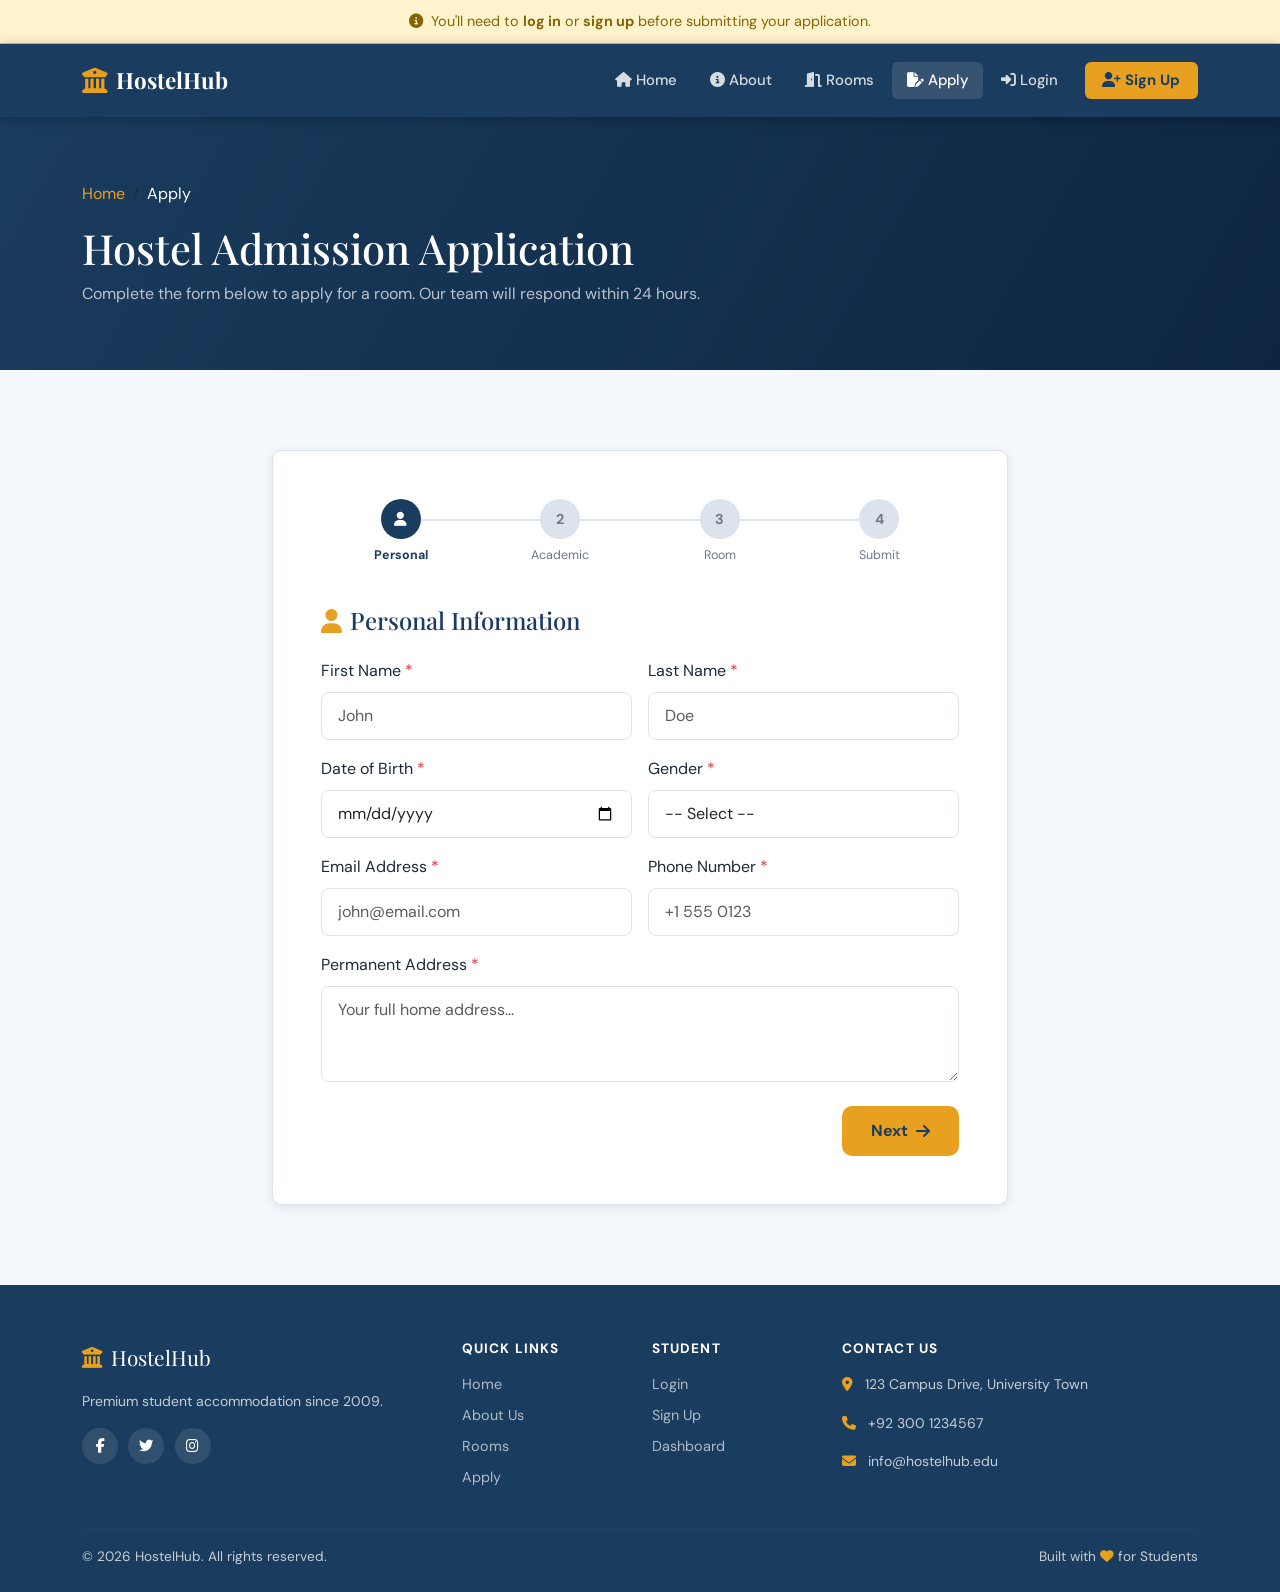
<file: final_project/static/pages/admission.html>
<!DOCTYPE html>
<html lang="en">
<head>

  <!-- ---------- Meta Tags ---------- -->
  <meta charset="UTF-8" />
  <meta name="viewport" content="width=device-width, initial-scale=1.0" />
  <meta http-equiv="X-UA-Compatible" content="IE=Edge">
  <!-- -------x-- Meta Tags --x------- -->
  
  <title>HostelHub – Admission / Apply</title>
  
  <!-- ---------- Bootstrap CSS ------ -->
  <link rel="stylesheet" href="https://cdnjs.cloudflare.com/ajax/libs/bootstrap/5.3.3/css/bootstrap.min.css" />
  <!-- -------x-- Bootstrap CSS --x--- -->
  
  <!-- ---------- Fontawesome -------- -->
  <link rel="stylesheet" href="https://cdnjs.cloudflare.com/ajax/libs/font-awesome/6.5.1/css/all.min.css" />
  <!-- -------x-- Fontawesome --x----- -->
  
  <!-- ---------- Google Fonts ------- -->
  <link rel="stylesheet" href="https://fonts.googleapis.com/css2?family=Playfair+Display:wght@600;700&family=DM+Sans:wght@400;500;700&display=swap" />
  <!-- -------x-- Google Fonts --x---- -->
  
  <!-- ---------- Custom CSS --------- -->
  <link rel="stylesheet" href="../css/style.css" />
  <!-- -------x-- Custom CSS --x------ -->
  <style>
    .step-indicator { display: flex; gap: 0; margin-bottom: 2.5rem; }
    .step { flex: 1; text-align: center; position: relative; }
    .step-circle {
      width: 40px; height: 40px; border-radius: 50%; background: var(--border);
      color: var(--text-muted); font-weight: 700; font-size: .9rem;
      display: flex; align-items: center; justify-content: center;
      margin: 0 auto .4rem; z-index: 1; position: relative;
    }
    .step.active .step-circle  { background: var(--primary); color: white; }
    .step.done   .step-circle  { background: #0d7a4e; color: white; }
    .step::after {
      content: ''; position: absolute; top: 20px; left: 50%;
      width: 100%; height: 2px; background: var(--border); z-index: 0;
    }
    .step:last-child::after { display: none; }
    .step-label { font-size: .78rem; color: var(--text-muted); }
    .step.active .step-label { color: var(--primary); font-weight: 700; }
    .form-section { display: none; }
    .form-section.show { display: block; }
  </style>
</head>
<body>

  <!-- ---------- Navbar ---------- -->
  <nav class="navbar navbar-expand-lg">
    <div class="container">
      <a class="navbar-brand" href="../index.html"><i class="fas fa-building-columns"></i> HostelHub</a>
      <button class="navbar-toggler" type="button" data-bs-toggle="collapse" data-bs-target="#mainNav">
        <span class="navbar-toggler-icon"></span>
      </button>
      <div class="collapse navbar-collapse" id="mainNav">
        <ul class="navbar-nav ms-auto align-items-center gap-1">
          <li class="nav-item"><a class="nav-link" href="../index.html"><i class="fas fa-house me-1"></i>Home</a></li>
          <li class="nav-item"><a class="nav-link" href="about.html"><i class="fas fa-circle-info me-1"></i>About</a></li>
          <li class="nav-item"><a class="nav-link" href="rooms.html"><i class="fas fa-door-open me-1"></i>Rooms</a></li>
          <li class="nav-item"><a class="nav-link active" href="admission.html"><i class="fas fa-file-pen me-1"></i>Apply</a></li>
          <li class="nav-item"><a class="nav-link" href="login.html"><i class="fas fa-right-to-bracket me-1"></i>Login</a></li>
          <li class="nav-item"><a class="nav-link btn-nav-cta ms-2" href="signup.html"><i class="fas fa-user-plus me-1"></i>Sign Up</a></li>
        </ul>
      </div>
    </div>
  </nav>
  <!-- -------x-- Navbar --x------- -->
  
  <!-- ---------- Page Banner ---------- -->
  <section class="page-banner">
    <div class="container">
      <nav aria-label="breadcrumb">
        <ol class="breadcrumb mb-3">
          <li class="breadcrumb-item"><a href="../index.html" style="color:var(--accent);">Home</a></li>
          <li class="breadcrumb-item active text-white">Apply</li>
        </ol>
      </nav>
      <h1 class="fade-up">Hostel Admission Application</h1>
      <p class="fade-up">Complete the form below to apply for a room. Our team will respond within 24 hours.</p>
    </div>
  </section>
  <!-- -------x-- Page Banner --x------- -->

  <!-- ---------- Application Form ---------- -->
  <section class="section-pad bg-light-custom">
    <div class="container">
      <div class="row justify-content-center">
        <div class="col-lg-8">
          <div class="card-custom p-4 p-md-5">
            <div class="step-indicator">
              <div class="step done" id="stepInd1"><div class="step-circle"><i class="fas fa-user"></i></div><div class="step-label">Personal</div></div>
              <div class="step active" id="stepInd2"><div class="step-circle">2</div><div class="step-label">Academic</div></div>
              <div class="step" id="stepInd3"><div class="step-circle">3</div><div class="step-label">Room</div></div>
              <div class="step" id="stepInd4"><div class="step-circle">4</div><div class="step-label">Submit</div></div>
            </div>

            <form class="needs-validate" novalidate id="admissionForm">
              <div class="form-section show" id="step1">
                <h4 class="mb-4 text-primary-custom"><i class="fas fa-user me-2 text-accent"></i>Personal Information</h4>
                <div class="row g-3">
                  <div class="col-md-6">
                    <label class="form-label fw-600">First Name <span class="text-danger">*</span></label>
                    <input type="text" class="form-control form-control-custom" id="admFirstName" placeholder="John" required />
                  </div>
                  <div class="col-md-6">
                    <label class="form-label fw-600">Last Name <span class="text-danger">*</span></label>
                    <input type="text" class="form-control form-control-custom" id="admLastName" placeholder="Doe" required />
                  </div>
                  <div class="col-md-6">
                    <label class="form-label fw-600">Date of Birth <span class="text-danger">*</span></label>
                    <input type="date" class="form-control form-control-custom" required />
                  </div>
                  <div class="col-md-6">
                    <label class="form-label fw-600">Gender <span class="text-danger">*</span></label>
                    <select class="form-control form-control-custom" required>
                      <option value="">-- Select --</option>
                      <option>Male</option>
                      <option>Female</option>
                      <option>Other</option>
                    </select>
                  </div>
                  <div class="col-md-6">
                    <label class="form-label fw-600">Email Address <span class="text-danger">*</span></label>
                    <input type="email" class="form-control form-control-custom" id="admEmail" placeholder="john@email.com" required />
                  </div>
                  <div class="col-md-6">
                    <label class="form-label fw-600">Phone Number <span class="text-danger">*</span></label>
                    <input type="tel" class="form-control form-control-custom" id="admPhone" placeholder="+1 555 0123" required />
                  </div>
                  <div class="col-12">
                    <label class="form-label fw-600">Permanent Address <span class="text-danger">*</span></label>
                    <textarea class="form-control form-control-custom" id="admAddress" rows="3" placeholder="Your full home address..." required></textarea>
                  </div>
                </div>
                <div class="d-flex justify-content-end mt-4">
                  <button type="button" class="btn-primary-custom" onclick="showStep(2)">Next <i class="fas fa-arrow-right"></i></button>
                </div>
              </div>
              <div class="form-section" id="step2">
                <h4 class="mb-4 text-primary-custom"><i class="fas fa-graduation-cap me-2 text-accent"></i>Academic Information</h4>
                <div class="row g-3">
                  <div class="col-md-6">
                    <label class="form-label fw-600">Student ID / Roll No. <span class="text-danger">*</span></label>
                    <input type="text" class="form-control form-control-custom" id="admStudentId" placeholder="CS-2024-0042" required />
                  </div>
                  <div class="col-md-6">
                    <label class="form-label fw-600">Department / Faculty</label>
                    <input type="text" class="form-control form-control-custom" placeholder="Computer Science" />
                  </div>
                  <div class="col-md-6">
                    <label class="form-label fw-600">Year of Study</label>
                    <select class="form-control form-control-custom">
                      <option value="">-- Select --</option>
                      <option>Year 1</option>
                      <option>Year 2</option>
                      <option>Year 3</option>
                      <option>Year 4</option>
                      <option>Postgraduate</option>
                    </select>
                  </div>
                  <div class="col-md-6">
                    <label class="form-label fw-600">Expected Duration</label>
                    <select class="form-control form-control-custom">
                      <option value="">-- Select --</option>
                      <option>1 Semester</option>
                      <option>1 Academic Year</option>
                      <option>2 Academic Years</option>
                      <option>Full Course</option>
                    </select>
                  </div>
                  <div class="col-12">
                    <label class="form-label fw-600">Emergency Contact Name & Phone</label>
                    <input type="text" class="form-control form-control-custom" id="admEmergency" placeholder="Parent / Guardian – +1 555 9999" />
                  </div>
                </div>
                <div class="d-flex justify-content-between mt-4">
                  <button type="button" class="btn btn-outline-secondary" onclick="showStep(1)"><i class="fas fa-arrow-left"></i> Back</button>
                  <button type="button" class="btn-primary-custom" onclick="showStep(3)">Next <i class="fas fa-arrow-right"></i></button>
                </div>
              </div>
              <div class="form-section" id="step3">
                <h4 class="mb-4 text-primary-custom"><i class="fas fa-door-open me-2 text-accent"></i>Room Preference</h4>
                <div class="row g-3">
                  <div class="col-md-6">
                    <label class="form-label fw-600">Room Type</label>
                    <select class="form-control form-control-custom">
                      <option value="">-- Select --</option>
                      <option>Single Room</option>
                      <option>Double Room</option>
                      <option>Triple Room</option>
                      <option>Dormitory (6-bed)</option>
                    </select>
                  </div>
                  <div class="col-md-6">
                    <label class="form-label fw-600">Preferred Floor</label>
                    <select class="form-control form-control-custom">
                      <option value="">No Preference</option>
                      <option>Ground Floor</option>
                      <option>1st Floor</option>
                      <option>2nd Floor</option>
                      <option>3rd Floor</option>
                    </select>
                  </div>
                  <div class="col-md-6">
                    <label class="form-label fw-600">Check-in Date</label>
                    <input type="date" class="form-control form-control-custom" />
                  </div>
                  <div class="col-md-6">
                    <label class="form-label fw-600">Meal Plan</label>
                    <select class="form-control form-control-custom">
                      <option>No Meal Plan</option>
                      <option>Breakfast Only</option>
                      <option>Breakfast + Dinner</option>
                      <option>Full Board (3 Meals)</option>
                    </select>
                  </div>
                  <div class="col-12">
                    <label class="form-label fw-600">Special Requirements / Notes</label>
                    <textarea class="form-control form-control-custom" rows="3" placeholder="Any dietary restrictions, accessibility needs, etc."></textarea>
                  </div>
                  <div class="col-12">
                    <label class="form-label fw-600">Upload Photo ID</label>
                    <input type="file" class="form-control form-control-custom" accept=".pdf,.jpg,.png" />
                    <small class="text-muted">PDF, JPG or PNG – max 2MB</small>
                  </div>
                </div>
                <div class="d-flex justify-content-between mt-4">
                  <button type="button" class="btn btn-outline-secondary" onclick="showStep(2)"><i class="fas fa-arrow-left"></i> Back</button>
                  <button type="button" class="btn-primary-custom" onclick="showStep(4)">Review <i class="fas fa-eye"></i></button>
                </div>
              </div>
              <div class="form-section" id="step4">
                <h4 class="mb-4 text-primary-custom"><i class="fas fa-paper-plane me-2 text-accent"></i>Review & Submit</h4>
                <div class="alert alert-info border-0" style="background:rgba(26,60,94,.07);border-left:4px solid var(--primary) !important;">
                  <i class="fas fa-info-circle me-2"></i> Please review your information before submitting. Our team will contact you within <strong>24 hours</strong> to confirm your application.
                </div>
                <div class="mb-3">
                  <div class="form-check">
                    <input class="form-check-input" type="checkbox" id="agreeTerms" required />
                    <label class="form-check-label small" for="agreeTerms">
                      I agree to the <a href="#" class="text-accent">Terms & Conditions</a> and <a href="#" class="text-accent">Hostel Rules</a>.
                    </label>
                  </div>
                  <div class="form-check mt-2">
                    <input class="form-check-input" type="checkbox" id="agreePayment" required />
                    <label class="form-check-label small" for="agreePayment">
                      I understand a 1-month security deposit is required upon confirmation.
                    </label>
                  </div>
                </div>
                <div class="d-flex justify-content-between mt-4">
                  <button type="button" class="btn btn-outline-secondary" onclick="showStep(3)"><i class="fas fa-arrow-left"></i> Back</button>
                  <button type="submit" id="admSubmitBtn" class="btn-primary-custom pulse"><i class="fas fa-paper-plane"></i> Submit Application</button>
                </div>
              </div>

            </form>
          </div>
        </div>
      </div>
    </div>
  </section>
  <!-- -------x-- Application Form --x------- -->

  <!-- ---------- Footer ------------- -->
  <footer class="footer">
    <div class="container">
      <div class="row g-4">
        <div class="col-lg-4">
          <div class="footer-brand mb-3"><i class="fas fa-building-columns"></i> HostelHub</div>
          <p class="small">Premium student accommodation since 2009.</p>
          <div class="social-icons mt-3">
            <a href="#"><i class="fab fa-facebook-f"></i></a>
            <a href="#"><i class="fab fa-twitter"></i></a>
            <a href="#"><i class="fab fa-instagram"></i></a>
          </div>
        </div>
        <div class="col-6 col-lg-2">
          <h6>Quick Links</h6>
          <a href="../index.html">Home</a>
          <a href="about.html">About Us</a>
          <a href="rooms.html">Rooms</a>
          <a href="admission.html">Apply</a>
        </div>
        <div class="col-6 col-lg-2">
          <h6>Student</h6>
          <a href="login.html">Login</a>
          <a href="signup.html">Sign Up</a>
          <a href="dashboard.html">Dashboard</a>
        </div>
        <div class="col-lg-4">
          <h6>Contact Us</h6>
          <p class="small"><i class="fas fa-location-dot me-2 text-accent"></i> 123 Campus Drive, University Town</p>
          <p class="small"><i class="fas fa-phone me-2 text-accent"></i> +92 300 1234567 </p>
          <p class="small"><i class="fas fa-envelope me-2 text-accent"></i> info@hostelhub.edu</p>
        </div>
      </div>
      <hr class="footer-divider" />
      <div class="footer-bottom d-flex justify-content-between flex-wrap gap-2">
        <span>&copy; 2026 HostelHub. All rights reserved.</span>
        <span>Built with <i class="fas fa-heart text-accent"></i> for Students</span>
      </div>
    </div>
  </footer>
  <!-- -------x-- Footer --x---------- -->
  
  <!-- ---------- Bootstrap JS ------- -->
  <script src="https://cdnjs.cloudflare.com/ajax/libs/bootstrap/5.3.3/js/bootstrap.bundle.min.js">
  </script>
  <!-- -------x-- Bootstrap JS --x---- -->
  
  <!-- ---------- Custom JS ---------- -->
  <script src="../js/main.js"></script>
  <script>
      <!--
    function showStep(n) {
      document.querySelectorAll('.form-section').forEach(s => s.classList.remove('show'));
      document.getElementById('step' + n).classList.add('show');
      for (let i = 1; i <= 4; i++) {
        const ind = document.getElementById('stepInd' + i);
        ind.classList.remove('active', 'done');
        if (i < n)  ind.classList.add('done');
        if (i === n) ind.classList.add('active');
      }
      window.scrollTo({ top: 0, behavior: 'smooth' });
    }
    showStep(1);
    -->
  </script>



<script>
    

  function showStep(n) {
    document.querySelectorAll('.form-section').forEach(s => s.classList.remove('show'));
    document.getElementById('step' + n).classList.add('show');
    for (let i = 1; i <= 4; i++) {
      const ind = document.getElementById('stepInd' + i);
      ind.classList.remove('active', 'done');
      if (i < n)  ind.classList.add('done');
      if (i === n) ind.classList.add('active');
    }
    window.scrollTo({ top: 0, behavior: 'smooth' });
  }
  showStep(1);


const originalShowStep = showStep;
   window.showStep = function(targetStep) {
      let currentStep = null;
       if (document.getElementById('step1').classList.contains('show')) { currentStep = 1; }
    else if (document.getElementById('step2').classList.contains('show')) { currentStep = 2; }
    else if (document.getElementById('step3').classList.contains('show')) { currentStep = 3; }
    else if (document.getElementById('step4').classList.contains('show')) { currentStep = 4; }

    if (targetStep > currentStep) {
      const currentStepElement = document.getElementById('step' + currentStep);
      const requiredFields = currentStepElement.querySelectorAll('[required]');
      
      let firstEmptyField = null;
      requiredFields.forEach(function(field) {
        field.classList.remove('is-invalid');

        let isEmpty = false;

        if (field.tagName === 'SELECT') {
          isEmpty = field.value === '';

        } else if (field.type === 'checkbox') {
          isEmpty = field.checked === false;

        } else {
          isEmpty = field.value.trim() === '';
        }

        if (isEmpty) {
          field.classList.add('is-invalid');


          if (firstEmptyField === null) {
            firstEmptyField = field;
          }
        }

      });

      if (firstEmptyField !== null) {
        firstEmptyField.scrollIntoView({ behavior: 'smooth', block: 'center' });
        firstEmptyField.focus();
        return;
      }

    }

    originalShowStep(targetStep);

  };
 document.getElementById('admissionForm').addEventListener('input', function(event) {
    event.target.classList.remove('is-invalid');
  });

  document.getElementById('admissionForm').addEventListener('change', function(event) {
    event.target.classList.remove('is-invalid');
  });

</script>
  <!-- -------x-- Custom JS --x------- -->
  

  <script src="../js/api.js"></script>
  <script>
    // Show a soft banner if not logged in — do NOT redirect, let them fill the form freely
    if (!API.isLoggedIn()) {
      const banner = document.createElement('div');
      banner.style.cssText = 'background:#fff3cd;color:#856404;padding:10px 20px;text-align:center;font-size:.9rem;border-bottom:1px solid #ffc107;';
      banner.innerHTML = '<i class="fas fa-info-circle me-2"></i>You\'ll need to <a href="login.html" style="color:#856404;font-weight:700;">log in</a> or <a href="signup.html" style="color:#856404;font-weight:700;">sign up</a> before submitting your application.';
      document.body.insertBefore(banner, document.body.firstChild);
    }

    document.getElementById('admissionForm').addEventListener('submit', async function(e) {
      e.preventDefault();

      // Only check login at submit time — no surprise redirects
      if (!API.isLoggedIn()) {
        API.toast('Please log in or sign up first, then come back to submit.', 'warning');
        setTimeout(() => window.location.href = 'login.html', 2000);
        return;
      }

      const full_name = (document.getElementById('admFirstName').value.trim() + ' ' +
                         document.getElementById('admLastName').value.trim()).trim();
      const phone     = document.getElementById('admPhone').value.trim();
      const address   = document.getElementById('admAddress') ? document.getElementById('admAddress').value.trim() : '';
      const emergency = document.getElementById('admEmergency') ? document.getElementById('admEmergency').value.trim() : '';

      if (!full_name || !phone) { API.toast('Name and phone are required', 'error'); return; }

      const btn = document.getElementById('admSubmitBtn');
      btn.disabled = true;
      btn.innerHTML = '<i class="fas fa-spinner fa-spin"></i> Submitting...';

      const r = await API.registerStudent({ full_name, phone, address, emergency_contact: emergency });

      if (r.ok) {
        btn.innerHTML = '<i class="fas fa-check"></i> Submitted!';
        API.toast('Application submitted! Awaiting admin approval.');
        setTimeout(() => window.location.href = 'dashboard.html', 2000);
      } else {
        API.toast(r.data.message || 'Submission failed', 'error');
        btn.disabled = false;
        btn.innerHTML = '<i class="fas fa-paper-plane"></i> Submit Application';
      }
    });
  </script>
</body>
</html>
</file>
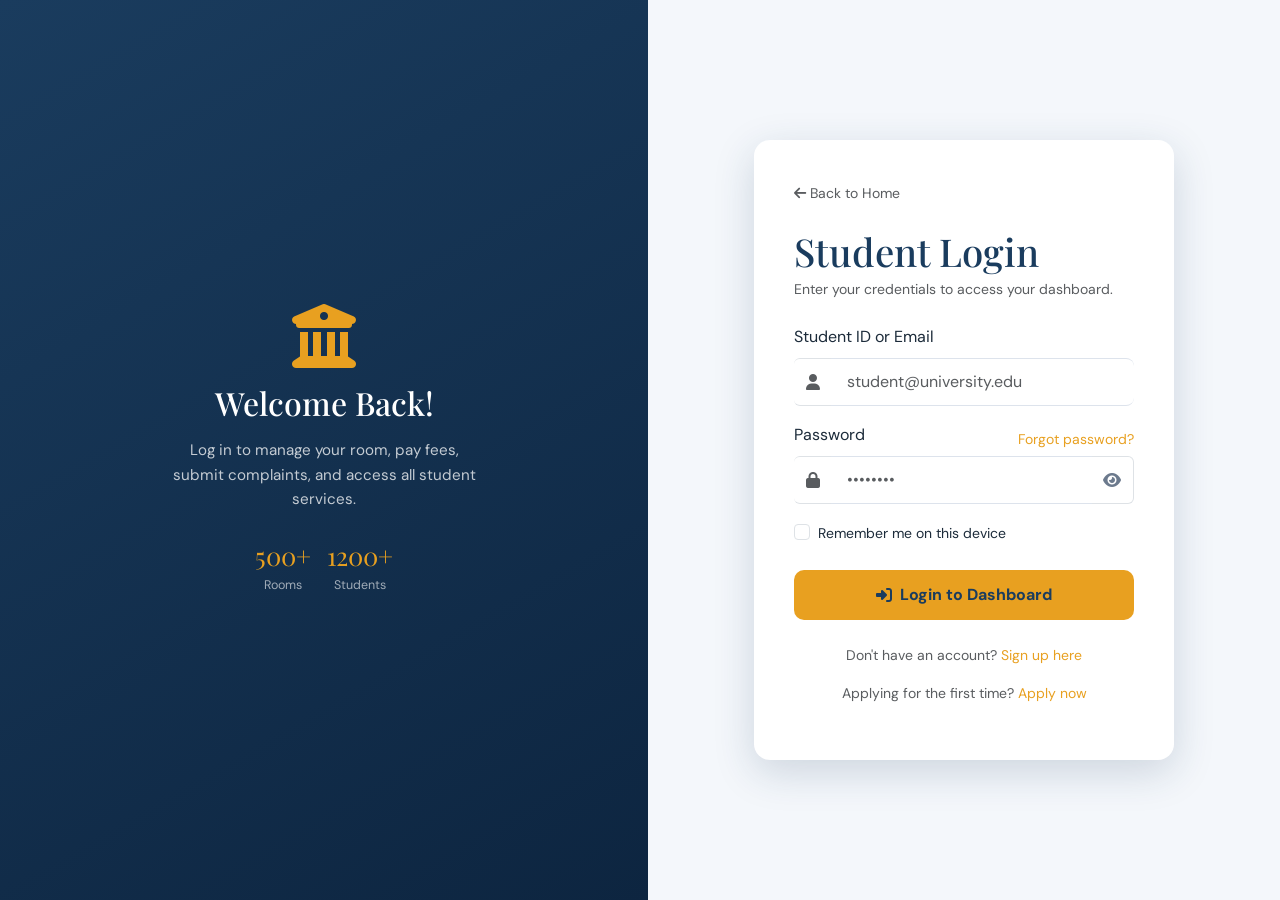
<file: final_project/static/pages/login.html>
<!DOCTYPE html>
<html lang="en">
<head>

  <!-- ---------- Meta Tags ---------- -->
  <meta charset="UTF-8" />
  <meta name="viewport" content="width=device-width, initial-scale=1.0" />
  <meta http-equiv="X-UA-Compatible" content="IE=Edge">
  <!-- -------x-- Meta Tags --x------- -->
  
  <title> HostelHub – Login </title>
  
  <!-- ---------- Bootstrap CSS ------ -->
  <link rel="stylesheet" href="https://cdnjs.cloudflare.com/ajax/libs/bootstrap/5.3.3/css/bootstrap.min.css" />
  <!-- -------x-- Bootstrap CSS --x--- -->
  
  <!-- ---------- Fontawesome -------- -->
  <link rel="stylesheet" href="https://cdnjs.cloudflare.com/ajax/libs/font-awesome/6.5.1/css/all.min.css" />
  <!-- -------x-- Fontawesome --x----- -->
  
  <!-- ---------- Google Fonts ------- -->
  <link rel="stylesheet" href="https://fonts.googleapis.com/css2?family=Playfair+Display:wght@600;700&family=DM+Sans:wght@400;500;700&display=swap" />
  <!-- -------x-- Google Fonts --x---- -->
  
  <!-- ---------- Custom CSS --------- -->
  <link rel="stylesheet" href="../css/style.css" />
  <style>
    body { background: var(--light-bg); min-height: 100vh; display: flex; flex-direction: column; }
    .auth-page { flex: 1; display: flex; align-items: stretch; min-height: 100vh; }
    .auth-brand-panel {
      background: linear-gradient(150deg, var(--primary) 0%, #0d2540 100%);
      flex: 1; display: flex; flex-direction: column;
      align-items: center; justify-content: center;
      padding: 3rem 2.5rem; color: white;
    }
    .auth-brand-panel h2 { font-size: 2rem; margin-bottom: 1rem; }
    .auth-brand-panel p  { color: rgba(255,255,255,.75); font-size: .95rem; text-align: center; max-width: 320px; }
    .auth-form-panel { flex: 1; display: flex; align-items: center; justify-content: center; padding: 2rem; }
    .auth-card { width: 100%; max-width: 420px; }
    .toggle-pw  { cursor: pointer; color: var(--text-muted); }
    .input-group .form-control { border-right: none; }
    .input-group .input-group-text { background: white; border-left: none; }
    @media (max-width: 768px) { .auth-brand-panel { display: none; } }
  </style>
  <!-- -------x-- Custom CSS --x------ -->
  
</head>
<body>

  <!-- Split Layout -->
  <div class="auth-page">

    <div class="auth-brand-panel d-none d-md-flex">
      <div class="text-center">
        <i class="fas fa-building-columns fa-4x mb-3" style="color:var(--accent);"></i>
        <h2>Welcome Back!</h2>
        <p>Log in to manage your room, pay fees, submit complaints, and access all student services.</p>
        <div class="mt-4 d-flex gap-3 justify-content-center">
          <div class="text-center">
            <div style="font-family:var(--font-heading);font-size:1.6rem;color:var(--accent);">500+</div>
            <div style="font-size:.78rem;color:rgba(255,255,255,.6);">Rooms</div>
          </div>
          <div class="text-center">
            <div style="font-family:var(--font-heading);font-size:1.6rem;color:var(--accent);">1200+</div>
            <div style="font-size:.78rem;color:rgba(255,255,255,.6);">Students</div>
          </div>
        </div>
      </div>
    </div>

    <div class="auth-form-panel">
      <div class="auth-card">

       
        <a href="../index.html" class="text-muted small d-inline-flex align-items-center gap-1 mb-4">
          <i class="fas fa-arrow-left"></i> Back to Home
        </a>

        <!-- ---------- Login Form --------- -->
        <h2 class="text-primary-custom mb-1">Student Login</h2>
        <p class="text-muted small mb-4">Enter your credentials to access your dashboard.</p>

        <form class="needs-validate" novalidate>
          <div class="mb-3">
            <label class="form-label fw-600">Student ID or Email</label>
            <div class="input-group">
              <span class="input-group-text border-end-0"><i class="fas fa-user text-muted"></i></span>
              <input type="email" id="loginEmail" class="form-control form-control-custom border-start-0" placeholder="student@university.edu" required />
            </div>
          </div>
          <div class="mb-3">
            <div class="d-flex justify-content-between align-items-center">
              <label class="form-label fw-600">Password</label>
              <a href="#" class="text-accent small">Forgot password?</a>
            </div>
            <div class="input-group">
              <span class="input-group-text border-end-0"><i class="fas fa-lock text-muted"></i></span>
              <input type="password" id="loginPassword" class="form-control form-control-custom border-start-0 border-end-0" placeholder="••••••••" required />
              <span class="input-group-text toggle-pw" onclick="togglePw('loginPassword', this)">
                <i class="fas fa-eye"></i>
              </span>
            </div>
          </div>
          <div class="form-check mb-4">
            <input class="form-check-input" type="checkbox" id="rememberMe" />
            <label class="form-check-label small" for="rememberMe">Remember me on this device</label>
          </div>
          <button type="submit" class="btn-primary-custom w-100 justify-content-center pulse">
            <i class="fas fa-right-to-bracket"></i> Login to Dashboard
          </button>
        </form>
        <!-- -------x-- Login Form --x------ -->

        <p class="text-center text-muted small mt-4">
          Don't have an account? <a href="signup.html" class="text-accent fw-600">Sign up here</a>
        </p>
        <p class="text-center text-muted small">
          Applying for the first time? <a href="admission.html" class="text-accent fw-600">Apply now</a>
        </p>
      </div>
    </div>
  </div>
  
  <!-- ---------- Bootstrap JS ------- -->
  <script src="https://cdnjs.cloudflare.com/ajax/libs/bootstrap/5.3.3/js/bootstrap.bundle.min.js">
  </script>
  <!-- ---------- Bootstrap CSS ------ -->
  
  <!-- ---------- Custom JS ---------- -->
  <script src="../js/main.js"></script>
  <script src="../js/api.js"></script>
  <script>
    API.redirectIfLoggedIn();

    function togglePw(inputId, btn) {
      const input = document.getElementById(inputId);
      const icon  = btn.querySelector('i');
      if (input.type === 'password') { input.type='text'; icon.classList.replace('fa-eye','fa-eye-slash'); }
      else { input.type='password'; icon.classList.replace('fa-eye-slash','fa-eye'); }
    }

    document.querySelector('.needs-validate').addEventListener('submit', async function(e) {
      e.preventDefault();
      if (!this.checkValidity()) { this.classList.add('was-validated'); return; }
      const btn = this.querySelector('button[type=submit]');
      btn.disabled = true; btn.innerHTML = '<i class="fas fa-spinner fa-spin"></i> Logging in...';
      const r = await API.login(
        document.getElementById('loginEmail').value.trim(),
        document.getElementById('loginPassword').value
      );
      if (r.ok) { API.toast('Login successful! Redirecting...'); setTimeout(() => window.location.href='dashboard.html', 800); }
      else { API.toast(r.data.message || 'Login failed', 'error'); btn.disabled=false; btn.innerHTML='<i class="fas fa-right-to-bracket"></i> Login to Dashboard'; }
    });
  </script>
  <!-- -------x-- Custom JS --x------- -->
</body>
</html>
</file>
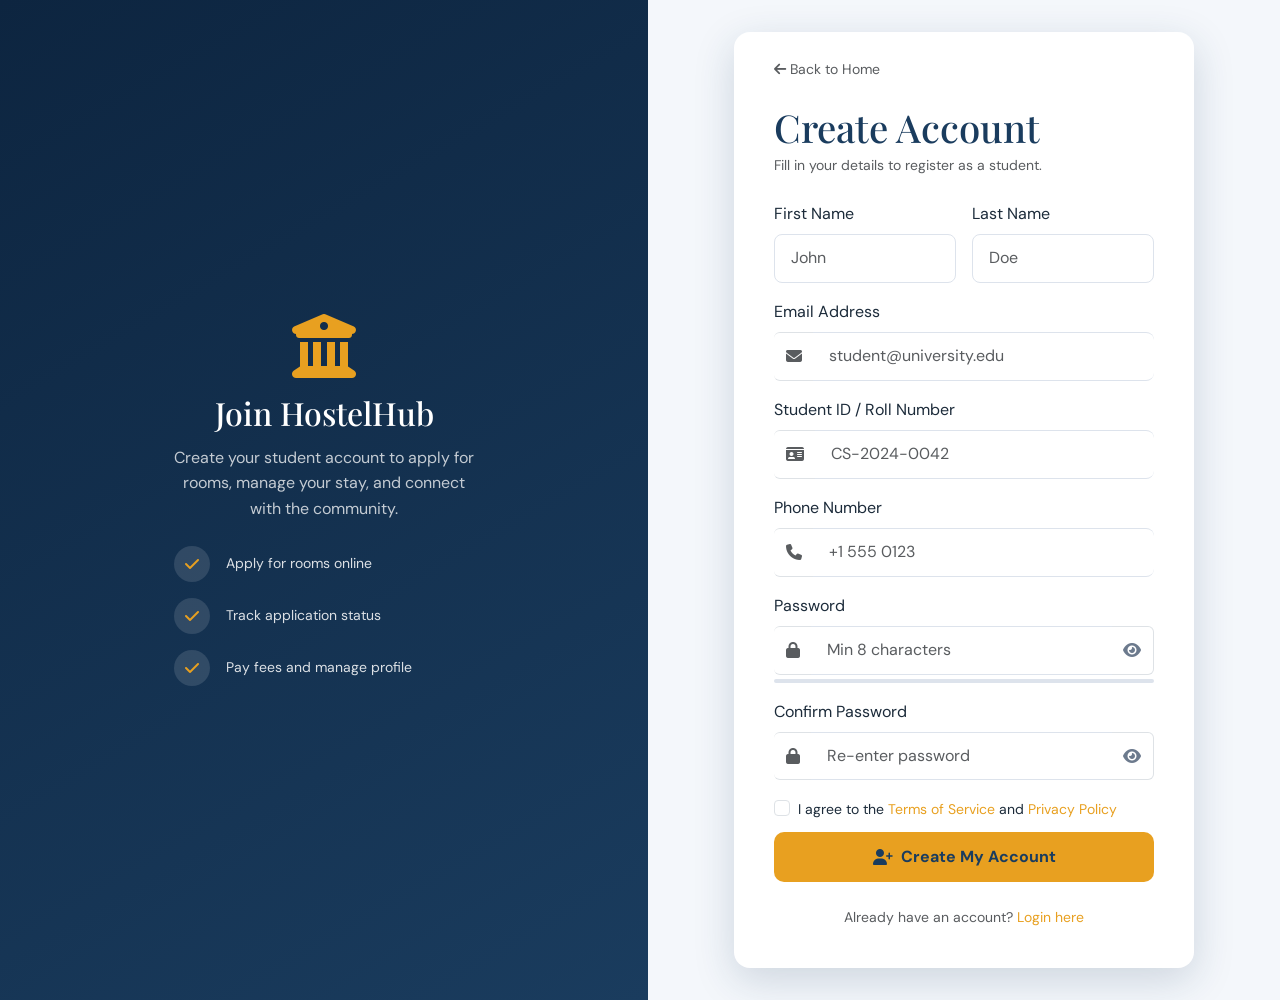
<file: final_project/static/pages/signup.html>
<!DOCTYPE html>
<html lang="en">
<head>

  <!-- ---------- Meta Tags ---------- -->
  <meta charset="UTF-8" />
  <meta name="viewport" content="width=device-width, initial-scale=1.0" />
  <meta http-equiv="X-UA-Compatible" content="IE=Edge">
  <!-- -------x-- Meta Tags --x------- -->
  
  <title>HostelHub – Sign Up</title>
  
  <!-- ---------- Bootstrap CSS ------ -->
  <link rel="stylesheet" href="https://cdnjs.cloudflare.com/ajax/libs/bootstrap/5.3.3/css/bootstrap.min.css" />
  <!-- -------x-- Bootstrap CSS --x--- -->
  
  <!-- ---------- Fontawesome -------- -->
  <link rel="stylesheet" href="https://cdnjs.cloudflare.com/ajax/libs/font-awesome/6.5.1/css/all.min.css" />
  <!-- -------x-- Fontawesome --x----- -->
  
  <!-- ---------- Google Fonts ------- -->
  <link rel="stylesheet" href="https://fonts.googleapis.com/css2?family=Playfair+Display:wght@600;700&family=DM+Sans:wght@400;500;700&display=swap" />
  <!-- -------x-- Google Fonts --x---- -->
  
  <!-- ---------- Custom CSS --------- -->
  <link rel="stylesheet" href="../css/style.css" />
  <style>
    body { background: var(--light-bg); min-height: 100vh; display: flex; flex-direction: column; }
    .auth-page { flex: 1; display: flex; align-items: stretch; min-height: 100vh; }
    .auth-brand-panel {
      background: linear-gradient(150deg, #0d2540 0%, var(--primary) 100%);
      flex: 1; display: flex; flex-direction: column;
      align-items: center; justify-content: center;
      padding: 3rem 2.5rem; color: white;
    }
    .auth-form-panel { flex: 1; display: flex; align-items: center; justify-content: center; padding: 2rem; overflow-y: auto; }
    .auth-card { width: 100%; max-width: 460px; }
    .toggle-pw  { cursor: pointer; color: var(--text-muted); }
    .input-group .form-control { border-right: none; }
    .input-group .input-group-text { background: white; border-left: none; }
    .pw-strength { height: 4px; border-radius: 2px; transition: width .3s, background .3s; }
    @media (max-width: 768px) { .auth-brand-panel { display: none; } }
  </style>
  <!-- -------x-- Custom CSS --x------ -->
  
</head>
<body>

  <div class="auth-page">

    <div class="auth-brand-panel d-none d-md-flex">
      <div class="text-center">
        <i class="fas fa-building-columns fa-4x mb-3" style="color:var(--accent);"></i>
        <h2 style="font-family:var(--font-heading);font-size:2rem;">Join HostelHub</h2>
        <p style="color:rgba(255,255,255,.75);max-width:300px;margin-top:.75rem;">Create your student account to apply for rooms, manage your stay, and connect with the community.</p>
        <div class="mt-4">
          <div class="d-flex align-items-center gap-3 text-start mb-3">
            <div style="width:36px;height:36px;border-radius:50%;background:rgba(255,255,255,.12);display:flex;align-items:center;justify-content:center;"><i class="fas fa-check text-accent"></i></div>
            <span class="small" style="color:rgba(255,255,255,.85);">Apply for rooms online</span>
          </div>
          <div class="d-flex align-items-center gap-3 text-start mb-3">
            <div style="width:36px;height:36px;border-radius:50%;background:rgba(255,255,255,.12);display:flex;align-items:center;justify-content:center;"><i class="fas fa-check text-accent"></i></div>
            <span class="small" style="color:rgba(255,255,255,.85);">Track application status</span>
          </div>
          <div class="d-flex align-items-center gap-3 text-start">
            <div style="width:36px;height:36px;border-radius:50%;background:rgba(255,255,255,.12);display:flex;align-items:center;justify-content:center;"><i class="fas fa-check text-accent"></i></div>
            <span class="small" style="color:rgba(255,255,255,.85);">Pay fees and manage profile</span>
          </div>
        </div>
      </div>
    </div>

    <div class="auth-form-panel">
      <div class="auth-card py-4">

        <a href="../index.html" class="text-muted small d-inline-flex align-items-center gap-1 mb-4">
          <i class="fas fa-arrow-left"></i> Back to Home
        </a>

      <!-- ---------- Registration Form ---------- -->
      <h2 class="text-primary-custom mb-1"> Create Account </h2>
        <p class="text-muted small mb-4">Fill in your details to register as a student.</p>

        <form class="needs-validate" novalidate>
          <div class="row g-3">
            <!-- Name -->
            <div class="col-6">
              <label class="form-label fw-600">First Name</label>
              <input type="text" id="signupFirstName" class="form-control form-control-custom" placeholder="John" required />
            </div>
            <div class="col-6">
              <label class="form-label fw-600">Last Name</label>
              <input type="text" id="signupLastName" class="form-control form-control-custom" placeholder="Doe" required />
            </div>

            <div class="col-12">
              <label class="form-label fw-600">Email Address</label>
              <div class="input-group">
                <span class="input-group-text border-end-0"><i class="fas fa-envelope text-muted"></i></span>
                <input type="email" id="signupEmail" class="form-control form-control-custom border-start-0" placeholder="student@university.edu" required />
              </div>
            </div>
            <div class="col-12">
              <label class="form-label fw-600">Student ID / Roll Number</label>
              <div class="input-group">
                <span class="input-group-text border-end-0"><i class="fas fa-id-card text-muted"></i></span>
                <input type="text" id="signupStudentId" class="form-control form-control-custom border-start-0" placeholder="CS-2024-0042" required />
              </div>
            </div>
            <div class="col-12">
              <label class="form-label fw-600">Phone Number</label>
              <div class="input-group">
                <span class="input-group-text border-end-0"><i class="fas fa-phone text-muted"></i></span>
                <input type="tel" id="signupPhone" class="form-control form-control-custom border-start-0" placeholder="+1 555 0123" required />
              </div>
            </div>
            <div class="col-12">
              <label class="form-label fw-600">Password</label>
              <div class="input-group">
                <span class="input-group-text border-end-0"><i class="fas fa-lock text-muted"></i></span>
                <input type="password" id="signupPassword" class="form-control form-control-custom border-start-0 border-end-0" placeholder="Min 8 characters" required oninput="checkStrength(this.value)" />
                <span class="input-group-text toggle-pw" onclick="togglePw('signupPassword', this)">
                  <i class="fas fa-eye"></i>
                </span>
              </div>
              <div class="mt-1" style="background:var(--border);height:4px;border-radius:2px;">
                <div id="pwStrengthBar" class="pw-strength" style="width:0%;background:red;"></div>
              </div>
              <small id="pwStrengthLabel" class="text-muted"></small>
            </div>
            <div class="col-12">
              <label class="form-label fw-600">Confirm Password</label>
              <div class="input-group">
                <span class="input-group-text border-end-0"><i class="fas fa-lock text-muted"></i></span>
                <input type="password" id="confirmPassword" class="form-control form-control-custom border-start-0 border-end-0" placeholder="Re-enter password" required />
                <span class="input-group-text toggle-pw" onclick="togglePw('confirmPassword', this)">
                  <i class="fas fa-eye"></i>
                </span>
              </div>
            </div>
            
            <div class="col-12">
              <div class="form-check">
                <input class="form-check-input" type="checkbox" id="agreeTerms" required />
                <label class="form-check-label small" for="agreeTerms">
                  I agree to the <a href="#" class="text-accent">Terms of Service</a> and <a href="#" class="text-accent">Privacy Policy</a>
                </label>
              </div>
            </div>
            
            <div class="col-12 mt-2">
              <button type="submit" class="btn-primary-custom w-100 justify-content-center pulse">
                <i class="fas fa-user-plus"></i> Create My Account
              </button>
            </div>
          </div>
        </form>
 
        <p class="text-center text-muted small mt-4">
          Already have an account? <a href="login.html" class="text-accent fw-600">Login here</a>
        </p>

      </div>
    </div>
  </div>
  <!-- -------x-- Registration Form --x------- -->

  <!-- ---------- Bootstrap JS ------- -->
  <script src="https://cdnjs.cloudflare.com/ajax/libs/bootstrap/5.3.3/js/bootstrap.bundle.min.js">
  </script>
  <!-- -------x-- Bootstrap JS --x---- -->
  
  <!-- ---------- Custom JS ---------- -->
  <script src="../js/main.js"></script>
  <script>
    function togglePw(inputId, btn) {
      const input = document.getElementById(inputId);
      const icon  = btn.querySelector('i');
      input.type = input.type === 'password' ? 'text' : 'password';
      icon.classList.toggle('fa-eye');
      icon.classList.toggle('fa-eye-slash');
    }

    function checkStrength(val) {
      const bar   = document.getElementById('pwStrengthBar');
      const label = document.getElementById('pwStrengthLabel');
      let strength = 0;
      if (val.length >= 8) strength++;
      if (/[A-Z]/.test(val)) strength++;
      if (/[0-9]/.test(val)) strength++;
      if (/[^A-Za-z0-9]/.test(val)) strength++;
      const levels = [
        { w: '0%',   c: 'red',    t: '' },
        { w: '25%',  c: '#e85c0d', t: 'Weak' },
        { w: '50%',  c: '#e8a020', t: 'Fair' },
        { w: '75%',  c: '#4caf50', t: 'Good' },
        { w: '100%', c: '#0d7a4e', t: 'Strong' }
      ];
      bar.style.width      = levels[strength].w;
      bar.style.background = levels[strength].c;
      label.textContent    = levels[strength].t;
    }
  </script>
  <script src="../js/api.js"></script>
  <script>
    API.redirectIfLoggedIn();

    document.querySelector('.needs-validate').addEventListener('submit', async function(e) {
      e.preventDefault();
      if (!this.checkValidity()) { this.classList.add('was-validated'); return; }

      const pw  = document.getElementById('signupPassword').value;
      const cpw = document.getElementById('confirmPassword').value;
      if (pw !== cpw)   { API.toast('Passwords do not match', 'error'); return; }
      if (pw.length < 6){ API.toast('Password must be at least 6 characters', 'error'); return; }

      const firstName = document.getElementById('signupFirstName').value.trim();
      const lastName  = document.getElementById('signupLastName').value.trim();
      const username  = (firstName + lastName).toLowerCase().replace(/\s+/g, '') ||
                        document.getElementById('signupEmail').value.split('@')[0];
      const email     = document.getElementById('signupEmail').value.trim();

      const btn = this.querySelector('button[type=submit]');
      btn.disabled = true;
      btn.innerHTML = '<i class="fas fa-spinner fa-spin"></i> Creating account...';

      const r = await API.signup(username, email, pw);
      if (r.ok) {
        API.toast('Account created! Redirecting to login...');
        setTimeout(() => window.location.href = 'login.html', 1200);
      } else {
        API.toast(r.data.message || 'Signup failed', 'error');
        btn.disabled = false;
        btn.innerHTML = '<i class="fas fa-user-plus"></i> Create My Account';
      }
    });
  </script>
  <!-- -------x-- Custom JS --x------- -->
  
</body>
</html>
</file>
<file: final_project/static/css/style.css>
/* CSS Variables & Root */
:root {
  --primary:       #1a3c5e;
  --primary-light: #245080;
  --accent:        #e8a020;
  --accent-light:  #f5b940;
  --white:         #ffffff;
  --light-bg:      #f4f7fb;
  --text-dark:     #1c2b3a;
  --text-muted:    #6c7a8d;
  --border:        #dde3ec;
  --shadow-sm:     0 2px 8px rgba(26,60,94,.10);
  --shadow-md:     0 6px 24px rgba(26,60,94,.14);
  --shadow-lg:     0 12px 40px rgba(26,60,94,.18);
  --radius:        10px;
  --transition:    .3s ease;
  --font-heading:  'Playfair Display', serif;
  --font-body:     'DM Sans', sans-serif;
}

*, *::before, *::after {
    box-sizing: border-box;
    margin: 0; padding: 0;
    }
    
html {
    scroll-behavior: smooth;
    }

body {
    font-family: var(--font-body);
    color: var(--text-dark);
    background: var(--white);
    line-height: 1.6;
    }

img { 
    max-width: 100%;
    display: block;
    }

a {
    text-decoration: none;
    color: inherit;
    }

ul {
    list-style: none;
    }

h1, h2, h3, h4 {
    font-family: var(--font-heading);
    line-height: 1.2;
    }
    
h1 {
    font-size: clamp(2rem, 5vw, 3.2rem);
    }
    
h2 {
    font-size: clamp(1.6rem, 3.5vw, 2.4rem);
    }
    
h3 {
    font-size: 1.3rem;
    }

.section-label {
    font-size: .8rem;
    font-weight: 700;
    letter-spacing: .12em;
    text-transform: uppercase;
    color: var(--accent);
    display: block;
    margin-bottom: .5rem;
    }
 
.section-title {
    color: var(--primary);
    margin-bottom: 1rem;
    }

.section-sub {
    color: var(--text-muted);
    max-width: 540px;
    margin: 0 auto 2.5rem;
    }

.navbar {
    background: var(--primary) !important;
    padding: .85rem 0;
    box-shadow: 0 2px 12px rgba(0,0,0,.25);
    position: sticky; top: 0; z-index: 1050;
    }
    
.navbar-brand {
    font-family: var(--font-heading);
    font-size: 1.4rem;
    font-weight: 700;
    color: var(--white) !important;
    display: flex;
    align-items: center;
    gap: .5rem;
    }

.navbar-brand i {
    color: var(--accent);
    font-size: 1.6rem;
    }

.navbar-nav .nav-link {
    color: rgba(255,255,255,.82) !important;
    font-size: .93rem;
    font-weight: 500;
    padding: .4rem .9rem !important;
    border-radius: 6px;
    transition: var(--transition);
}

.navbar-nav .nav-link:hover,
.navbar-nav .nav-link.active {
    color: var(--white) !important;
    background: rgba(255,255,255,.12);
    }

.navbar-nav .btn-nav-cta {
    background: var(--accent);
    color: var(--primary) !important;
    font-weight: 700;
    padding: .4rem 1.1rem !important;
    }

.navbar-nav .btn-nav-cta:hover {
    background: var(--accent-light);
    }

.navbar-toggler {
    border-color: rgba(255,255,255,.4);
    }

.navbar-toggler-icon {
    filter: invert(1);
    }

.hero {
    min-height: 88vh;
    background: linear-gradient(135deg, var(--primary) 0%, #0d2540 100%);
    display: flex;
    align-items: center;
    position: relative;
    overflow: hidden;
    }

.hero::before {
    content: '';
    position: absolute;
    inset: 0;
    background: url("data:image/svg+xml,%3Csvg width='60' height='60' viewBox='0 0 60 60' xmlns='http://www.w3.org/2000/svg'%3E%3Cg fill='none' fill-rule='evenodd'%3E%3Cg fill='%23ffffff' fill-opacity='0.03'%3E%3Cpath d='M36 34v-4h-2v4h-4v2h4v4h2v-4h4v-2h-4zm0-30V0h-2v4h-4v2h4v4h2V6h4V4h-4zM6 34v-4H4v4H0v2h4v4h2v-4h4v-2H6zM6 4V0H4v4H0v2h4v4h2V6h4V4H6z'/%3E%3C/g%3E%3C/g%3E%3C/svg%3E");
    }

.hero-content {
    position: relative;
    z-index: 1;
    }

.hero-badge {
    display: inline-block;
    background: rgba(232,160,32,.2);
    color: var(--accent-light);
    border: 1px solid rgba(232,160,32,.4);
    border-radius: 50px;
    padding: .35rem 1rem;
    font-size: .82rem;
    font-weight: 600;
    letter-spacing: .06em;
    margin-bottom: 1.25rem;
    }

.hero h1 {
    color: var(--white);
    margin-bottom: 1.25rem;
    }

.hero h1 span {
    color: var(--accent);
    }
    
.hero p  { 
    color: rgba(255,255,255,.75); 
    font-size: 1.1rem;
    margin-bottom: 2rem; 
    max-width: 520px;
    }

.hero-img-wrap {
    border-radius: 16px;
    overflow: hidden;
    box-shadow: var(--shadow-lg);
    border: 4px solid rgba(255,255,255,.1);
    }

.hero-stats { 
    display: flex;
    gap: 2rem; 
    margin-top: 2.5rem; 
    flex-wrap: wrap;
    }

.hero-stat-num {
    font-family: var(--font-heading);
    font-size: 1.8rem;
    color: var(--accent);
    font-weight: 700;
    }

.hero-stat-lbl {
    font-size: .82rem;
    color: rgba(255,255,255,.6); 
    }

.btn-primary-custom {
    background: var(--accent);
    color: var(--primary);
    font-weight: 700; 
    border: none;
    padding: .75rem 1.8rem; 
    border-radius: var(--radius);
    transition: var(--transition);
    display: inline-flex; 
    align-items: center; 
    gap: .5rem;
    }

.btn-primary-custom:hover {
    background: var(--accent-light);
    transform: translateY(-2px); 
    box-shadow: var(--shadow-md);
    }

.btn-outline-custom {
    background: transparent; 
    color: var(--white);
    border: 2px solid rgba(255,255,255,.5);
    padding: .73rem 1.8rem; 
    border-radius: var(--radius);
    font-weight: 600; 
    transition: var(--transition);
    display: inline-flex; 
    align-items: center; 
    gap: .5rem;
    }

.btn-outline-custom:hover {
    border-color: var(--white);
    background: rgba(255,255,255,.1);
    color: var(--white);
    }

.card-custom {
    background: var(--white);
    border: 1px solid var(--border);
    border-radius: var(--radius);
    box-shadow: var(--shadow-sm);
    transition: var(--transition);
    overflow: hidden;
    }
    
.card-custom:hover {
    transform: translateY(-4px); 
    box-shadow: var(--shadow-md); 
    }

.card-icon-wrap {
    width: 56px; 
    height: 56px; 
    border-radius: 12px;
    background: rgba(26,60,94,.08);
    display: flex; 
    align-items: center; 
    justify-content: center;
    font-size: 1.5rem; 
    color: var(--primary);
    margin-bottom: 1rem;
    }

.badge-room {
    display: inline-block;
    padding: .3rem .75rem;
    border-radius: 50px; 
    font-size: .78rem; 
    font-weight: 600;
    }

.badge-available {
    background: #e6f9f0;
    color: #0d7a4e;
    }

.badge-occupied {
    background: #fff0e6; 
    color: #c25a00; 
    }

.badge-maintenance { 
    background: #fff5e6;
    color: #b07800;
    }

.footer {
    background: var(--primary);
    color: rgba(255,255,255,.75);
    padding: 3.5rem 0 1.5rem;
    }

.footer-brand {
    font-family: var(--font-heading);
    color: var(--white);
    font-size: 1.3rem; 
    display: flex; 
    align-items: center; 
    gap: .5rem; 
    }

.footer-brand i {
    color: var(--accent); 
    }

.footer h6 {
    color: var(--white); 
    font-weight: 700;
    margin-bottom: 1rem; 
    text-transform: uppercase; 
    letter-spacing: .08em; 
    font-size: .85rem;
    }

.footer a { 
    color: rgba(255,255,255,.65); 
    font-size: .9rem; 
    display: block; 
    margin-bottom: .5rem; 
    transition: var(--transition); 
    }

.footer a:hover { 
    color: var(--accent-light); 
    padding-left: 4px; 
    }

.footer-divider { 
    border-color: rgba(255,255,255,.12); 
    margin: 2rem 0 1rem;
    }

.footer-bottom {
    font-size: .85rem;
    }

.social-icons a {
    display: inline-flex; 
    align-items: center; 
    justify-content: center; 
    width: 36px; 
    height: 36px; 
    border-radius: 50%; 
    background: rgba(255,255,255,.1); 
    color: var(--white); 
    font-size: .9rem; 
    margin-right: .4rem; 
    transition: var(--transition); 
    }

.social-icons a:hover {
    background: var(--accent); 
    color: var(--primary); 
    }

.fade-up {
    opacity: 0; 
    transform: translateY(28px);
    transition: opacity .55s ease, transform .55s ease;
    }
    
.fade-up.visible {
    opacity: 1; transform: translateY(0); 
    }

@keyframes pulse-glow {
    0%, 100% {
        box-shadow: 0 0 0 0 rgba(232,160,32,.4);
        }
    50% {
        box-shadow: 0 0 0 10px rgba(232,160,32,0);
        }
      }

.pulse {
    animation: pulse-glow 2.2s infinite;
    }

.section-pad {
    padding: 5rem 0;
    }

.bg-light-custom {
    background: var(--light-bg);
    }

.text-accent {
    color: var(--accent);
    }

.text-primary-custom {
    color: var(--primary); 
    }

.divider-accent {
    width: 52px; 
    height: 4px; 
    background: var(--accent);
    border-radius: 2px; 
    margin: 0 auto 1.5rem;
    }

.divider-accent.left { 
    margin: 0 0 1.5rem; 
    }

.page-banner {
    background: linear-gradient(120deg, var(--primary) 0%, #0d2540 100%);
    padding: 4rem 0 3rem;
    color: var(--white);
    }
    
.page-banner h1 {
    font-size: clamp(1.8rem, 4vw, 2.6rem); 
    }

.page-banner p {
    color: rgba(255,255,255,.7); 
    }

.form-control-custom {
    border: 1.5px solid var(--border); 
    border-radius: 8px;
    padding: .7rem 1rem; 
    font-family: var(--font-body);
    transition: var(--transition); 
    width: 100%;
    }

.form-control-custom:focus {
    border-color: var(--primary); 
    outline: none;
    box-shadow: 0 0 0 3px rgba(26,60,94,.1); 
    }

.auth-card {
    max-width: 460px; 
    margin: 0 auto;
    background: var(--white); 
    border-radius: 16px;
    box-shadow: var(--shadow-lg); 
    padding: 2.5rem;}

.dashboard-stat-card {
    background: var(--white);
    border-radius: var(--radius);
    box-shadow: var(--shadow-sm);
    padding: 1.5rem;
    border-left: 4px solid var(--accent);
    transition: var(--transition); 
    }

.dashboard-stat-card:hover {
    transform: translateY(-3px); 
    box-shadow: var(--shadow-md); 
    }

.sidebar {
    background: var(--primary);
    min-height: 100vh;
    width: 240px;
    padding: 1.5rem 0;
    }

.sidebar-link {
    display: flex; 
    align-items: center; 
    gap: .75rem;
    color: rgba(255,255,255,.72);
    padding: .7rem 1.4rem;
    font-size: .93rem; 
    font-weight: 500;
    transition: var(--transition);
    }

.sidebar-link:hover, .sidebar-link.active {
    color: var(--white);
    background: rgba(255,255,255,.12);
    padding-left: 1.8rem;
  }

.sidebar-link i {
    width: 18px;
    }
</file>
